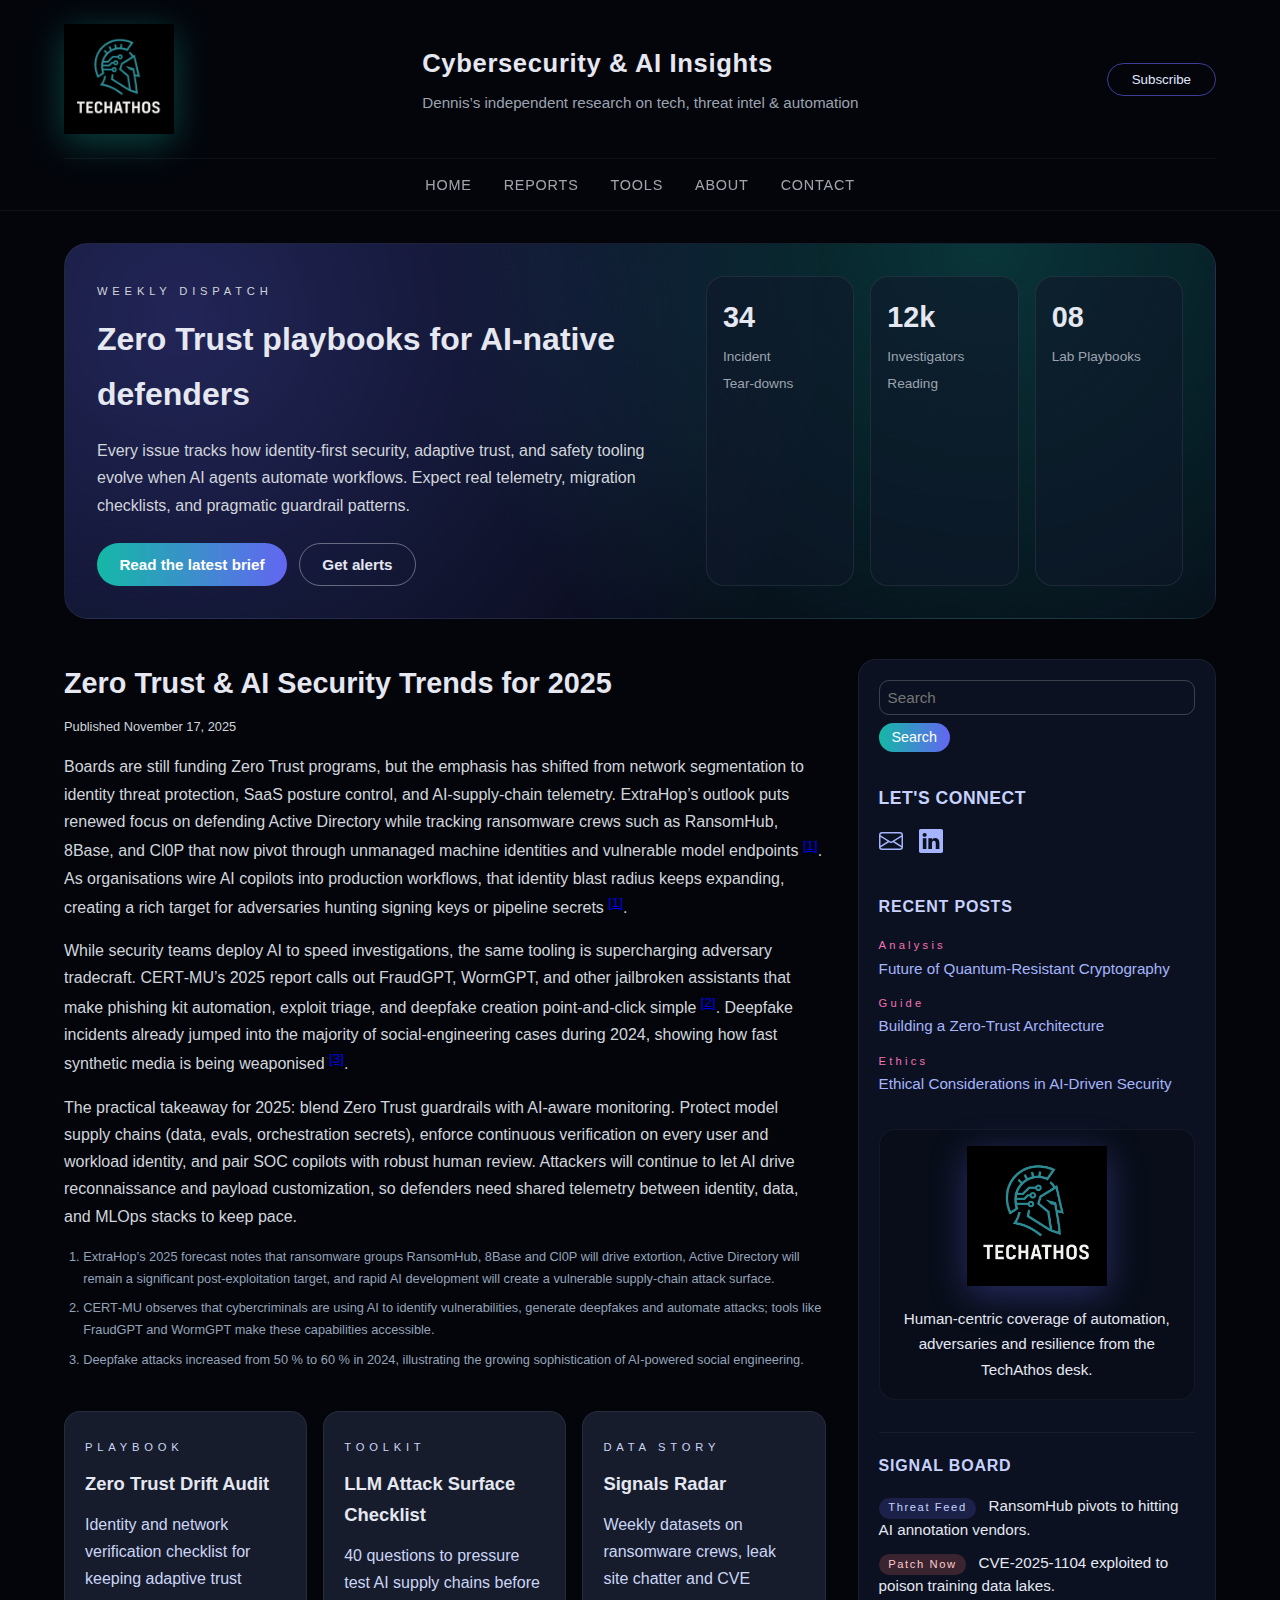
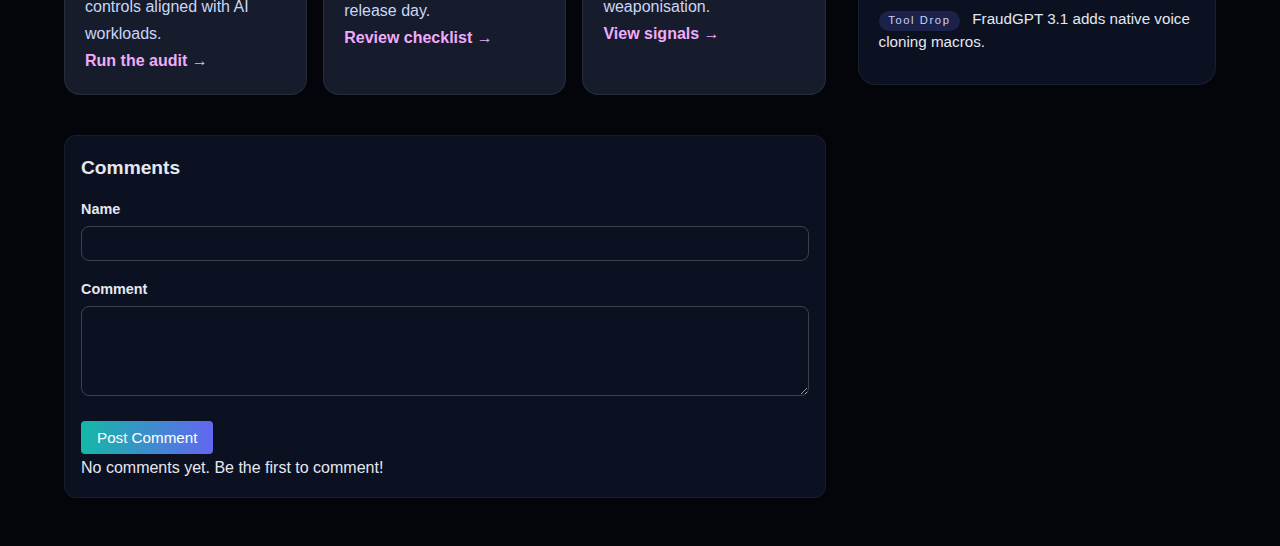
<file: index.html>
<!DOCTYPE html>
<html lang="en">
  <head>
    <meta charset="UTF-8" />
    <meta name="viewport" content="width=device-width, initial-scale=1.0" />
    <!--<title>Cybersecurity &amp; AI Insights</title> -->
    <title>TechAthos</title>

    <link rel="stylesheet" href="style.css" />
  </head>
  <body>
    <!-- Site header -->
    <header class="site-header">
      <img src="assets/TechAthos_Logo.svg" alt="TechAthos logo" class="logo-mark" />
      <div>
        <h1 class="site-title">Cybersecurity &amp; AI Insights</h1>
        <p class="tagline">Dennis’s independent research on tech, threat intel &amp; automation</p>
      </div>
      <button class="subscribe-pill">Subscribe</button>
    </header>

    <!-- Main navigation -->
    <nav class="main-nav">
      <ul class="nav-links">
        <li><a href="#">Home</a></li>
        <li><a href="reports.html">Reports</a></li>
        <li><a href="#">Tools</a></li>
        <li><a href="about.html">About</a></li>
        <li><a href="#">Contact</a></li>
      </ul>
    </nav>

    <!-- Hero Block -->
    <section class="hero">
      <div class="hero-content">
        <p class="eyebrow">Weekly Dispatch</p>
        <h2>Zero Trust playbooks for AI-native defenders</h2>
        <p>
          Every issue tracks how identity-first security, adaptive trust, and safety tooling evolve when AI agents
          automate workflows. Expect real telemetry, migration checklists, and pragmatic guardrail patterns.
        </p>
        <div class="hero-cta">
          <button class="primary-btn">Read the latest brief</button>
          <button class="ghost-btn">Get alerts</button>
        </div>
      </div>
      <ul class="hero-metrics">
        <li>
          <span class="metric-value">34</span>
          <span class="metric-label">Incident Tear‑downs</span>
        </li>
        <li>
          <span class="metric-value">12k</span>
          <span class="metric-label">Investigators Reading</span>
        </li>
        <li>
          <span class="metric-value">08</span>
          <span class="metric-label">Lab Playbooks</span>
        </li>
      </ul>
    </section>

    <!-- Main content area -->
    <main class="container">
      <!-- Left column: blog post and comments -->
      <div class="content">
        <article class="post">
          <h2>Zero Trust &amp; AI Security Trends for 2025</h2>
          <p class="post-meta">Published November&nbsp;17,&nbsp;2025</p>
          <p>
            Boards are still funding Zero Trust programs, but the emphasis has shifted from network segmentation to
            identity threat protection, SaaS posture control, and AI-supply-chain telemetry.  
            ExtraHop’s outlook puts renewed focus on defending Active Directory while tracking ransomware crews such as
            RansomHub, 8Base, and Cl0P that now pivot through unmanaged machine identities and vulnerable model
            endpoints
            <sup><a href="#cite1">[1]</a></sup>.  
            As organisations wire AI copilots into production workflows, that identity blast radius keeps expanding,
            creating a rich target for adversaries hunting signing keys or pipeline secrets
            <sup><a href="#cite1">[1]</a></sup>.
          </p>
          <p>
            While security teams deploy AI to speed investigations, the same tooling is supercharging adversary tradecraft.
            CERT‑MU’s 2025 report calls out FraudGPT, WormGPT, and other jailbroken assistants that make phishing kit
            automation, exploit triage, and deepfake creation point-and-click simple
            <sup><a href="#cite2">[2]</a></sup>.  
            Deepfake incidents already jumped into the majority of social-engineering cases during 2024, showing how fast
            synthetic media is being weaponised
            <sup><a href="#cite3">[3]</a></sup>.
          </p>
          <p>
            The practical takeaway for 2025: blend Zero Trust guardrails with AI-aware monitoring.  
            Protect model supply chains (data, evals, orchestration secrets), enforce continuous verification on every
            user and workload identity, and pair SOC copilots with robust human review. Attackers will continue to let AI
            drive reconnaissance and payload customization, so defenders need shared telemetry between identity, data, and
            MLOps stacks to keep pace.
          </p>
          <!-- Footnotes for citations -->
          <ol class="footnotes">
            <li id="cite1">
              ExtraHop’s 2025 forecast notes that ransomware groups RansomHub, 8Base and
              Cl0P will drive extortion, Active Directory will remain a significant
              post‑exploitation target, and rapid AI development will create a vulnerable
              supply‑chain attack surface.
            </li>
            <li id="cite2">
              CERT‑MU observes that cybercriminals are using AI to identify
              vulnerabilities, generate deepfakes and automate attacks; tools like
              FraudGPT and WormGPT make these capabilities accessible.
            </li>
            <li id="cite3">
              Deepfake attacks increased from 50&nbsp;% to 60&nbsp;% in 2024, illustrating the
              growing sophistication of AI‑powered social engineering.
            </li>
          </ol>
        </article>

        <!-- Featured resource cards -->
        <section class="featured-grid">
          <article class="feature-card">
            <p class="eyebrow">Playbook</p>
            <h3>Zero Trust Drift Audit</h3>
            <p>Identity and network verification checklist for keeping adaptive trust controls aligned with AI workloads.</p>
            <a href="#">Run the audit →</a>
          </article>
          <article class="feature-card">
            <p class="eyebrow">Toolkit</p>
            <h3>LLM Attack Surface Checklist</h3>
            <p>40 questions to pressure test AI supply chains before release day.</p>
            <a href="#">Review checklist →</a>
          </article>
          <article class="feature-card">
            <p class="eyebrow">Data Story</p>
            <h3>Signals Radar</h3>
            <p>Weekly datasets on ransomware crews, leak site chatter and CVE weaponisation.</p>
            <a href="#">View signals →</a>
          </article>
        </section>

        <!-- Comments section -->
        <section class="comments">
          <h3>Comments</h3>
          <form id="comment-form">
            <label for="comment-name">Name</label>
            <input type="text" id="comment-name" required />
            <label for="comment-text">Comment</label>
            <textarea id="comment-text" rows="4" required></textarea>
            <button type="submit">Post Comment</button>
          </form>
          <div id="comments-list"></div>
        </section>
      </div>

      <!-- Right column: sidebar -->
      <aside class="sidebar">
        <!-- Search form -->
        <div class="search">
          <input type="search" placeholder="Search" class="search-input" />
          <button class="search-btn">Search</button>
        </div>
        <!-- Let's Connect section -->
        <div class="connect">
          <h3>Let's Connect</h3>
          <div class="social-icons">
            <!-- Email icon -->
            <a href="mailto:your-email@example.com" class="icon-link" aria-label="Email">
              <svg xmlns="http://www.w3.org/2000/svg" viewBox="0 0 16 16">
                <path d="M0 4a2 2 0 0 1 2-2h12a2 2 0 0 1 2 2v8a2 2 0 0 1-2 2H2a2 2 0 0 1-2-2zm2-1a1 1 0 0 0-1 1v.217l7 4.2 7-4.2V4a1 1 0 0 0-1-1zm13 2.383-4.708 2.825L15 11.105zm-.034 6.876-5.64-3.471L8 9.583l-1.326-.795-5.64 3.47A1 1 0 0 0 2 13h12a1 1 0 0 0 .966-.741M1 11.105l4.708-2.897L1 5.383z"/>
              </svg>
            </a>
            <!-- LinkedIn icon -->
            <a href="https://www.linkedin.com/in/dennis-merenguelli/" class="icon-link" aria-label="LinkedIn">
              <svg xmlns="http://www.w3.org/2000/svg" viewBox="0 0 16 16">
                <path d="M0 1.146C0 .513.526 0 1.175 0h13.65C15.474 0 16 .513 16 1.146v13.708c0 .633-.526 1.146-1.175 1.146H1.175C.526 16 0 15.487 0 14.854zm4.943 12.248V6.169H2.542v7.225zm-1.2-8.212c.837 0 1.358-.554 1.358-1.248-.015-.709-.52-1.248-1.342-1.248S2.4 3.226 2.4 3.934c0 .694.521 1.248 1.327 1.248zm4.908 8.212V9.359c0-.216.016-.432.08-.586.173-.431.568-.878 1.232-.878.869 0 1.216.662 1.216 1.634v3.865h2.401V9.25c0-2.22-1.184-3.252-2.764-3.252-1.274 0-1.845.7-2.165 1.193v.025h-.016l.016-.025V6.169h-2.4c.03.678 0 7.225 0 7.225z"/>
              </svg>
            </a>
          </div>
        </div>
        <!-- Recent posts list -->
        <div class="recent-posts">
          <h3>Recent Posts</h3>
          <ul>
            <li>
              <span class="post-type">Analysis</span>
              <a href="#">Future of Quantum‑Resistant Cryptography</a>
            </li>
            <li>
              <span class="post-type">Guide</span>
              <a href="#">Building a Zero‑Trust Architecture</a>
            </li>
            <li>
              <span class="post-type">Ethics</span>
              <a href="#">Ethical Considerations in AI‑Driven Security</a>
            </li>
          </ul>
        </div>

        <div class="brand-card">
          <img src="assets/TechAthos_Logo.svg" alt="TechAthos logo badge" />
          <p>Human-centric coverage of automation, adversaries and resilience from the TechAthos desk.</p>
        </div>

        <!-- Signal board -->
        <div class="signal-board">
          <h3>Signal Board</h3>
          <ul>
            <li>
              <span class="signal-label">Threat Feed</span>
              RansomHub pivots to hitting AI annotation vendors.
            </li>
            <li>
              <span class="signal-label warning">Patch Now</span>
              CVE‑2025‑1104 exploited to poison training data lakes.
            </li>
            <li>
              <span class="signal-label">Tool Drop</span>
              FraudGPT 3.1 adds native voice cloning macros.
            </li>
          </ul>
        </div>
      </aside>
    </main>

    <script src="script.js"></script>
  </body>
</html>
</file>
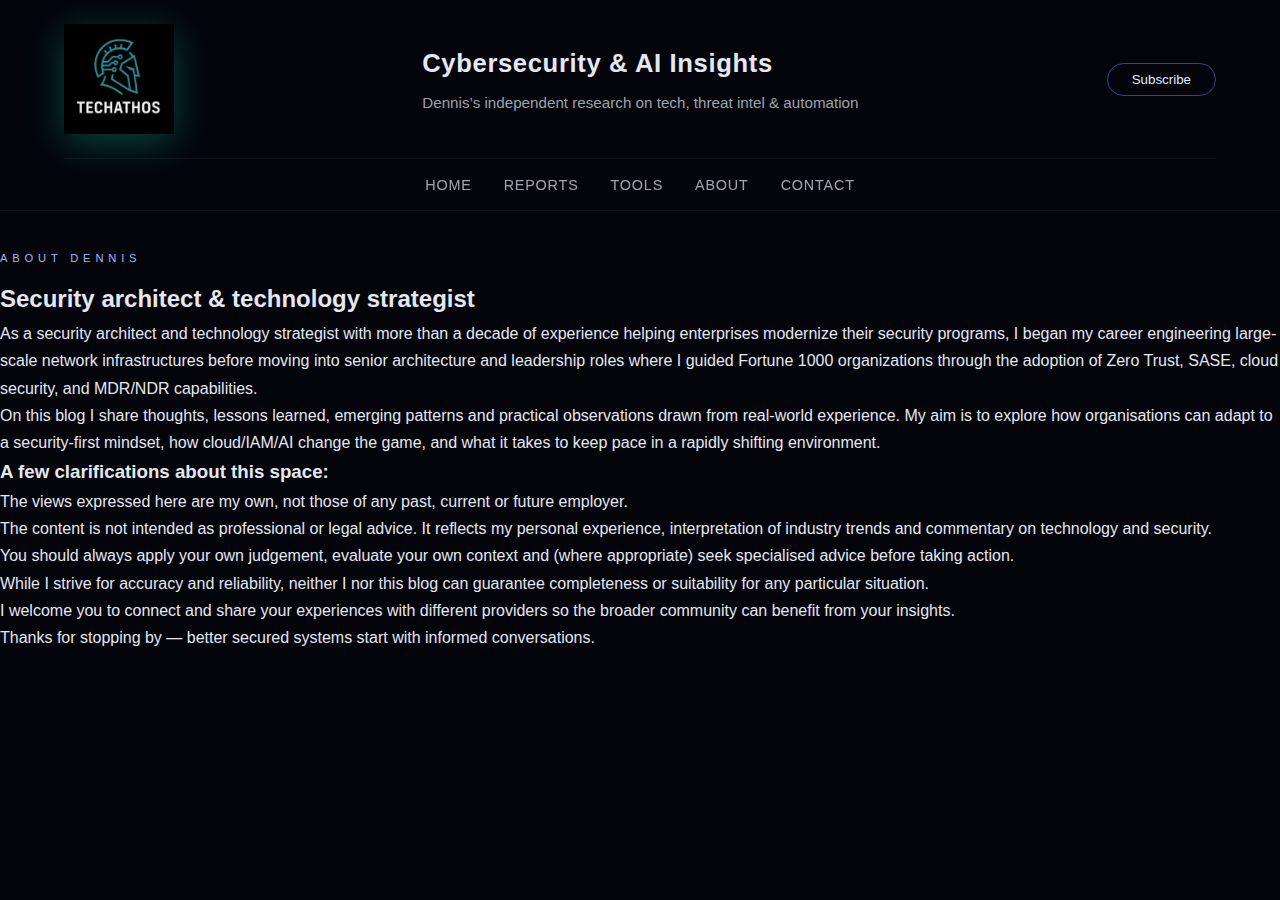
<file: about.html>
<!DOCTYPE html>
<html lang="en">
  <head>
    <meta charset="UTF-8" />
    <meta name="viewport" content="width=device-width, initial-scale=1.0" />
    <title>About Dennis | TechAthos</title>
    <link rel="stylesheet" href="style.css" />
  </head>
  <body>
    <!-- Site header -->
    <header class="site-header">
      <img src="assets/TechAthos_Logo.svg" alt="TechAthos logo" class="logo-mark" />
      <div>
        <h1 class="site-title">Cybersecurity &amp; AI Insights</h1>
        <p class="tagline">Dennis’s independent research on tech, threat intel &amp; automation</p>
      </div>
      <button class="subscribe-pill">Subscribe</button>
    </header>

    <!-- Main navigation -->
    <nav class="main-nav">
      <ul class="nav-links">
        <li><a href="index.html">Home</a></li>
        <li><a href="reports.html">Reports</a></li>
        <li><a href="#">Tools</a></li>
        <li><a href="about.html" class="active">About</a></li>
        <li><a href="#">Contact</a></li>
      </ul>
    </nav>

    <main class="about-page">
      <section class="about-hero">
        <div class="about-intro">
          <p class="eyebrow">About Dennis</p>
          <h2>Security architect &amp; technology strategist</h2>
          <p>
            As a security architect and technology strategist with more than a decade of experience helping enterprises
            modernize their security programs, I began my career engineering large-scale network infrastructures before
            moving into senior architecture and leadership roles where I guided Fortune 1000 organizations through the
            adoption of Zero Trust, SASE, cloud security, and MDR/NDR capabilities.
          </p>
          <p>
            On this blog I share thoughts, lessons learned, emerging patterns and practical observations drawn from
            real-world experience. My aim is to explore how organisations can adapt to a security-first mindset, how
            cloud/IAM/AI change the game, and what it takes to keep pace in a rapidly shifting environment.
          </p>
        </div>
      </section>

      <section class="about-statement">
        <h3>A few clarifications about this space:</h3>
        <ul class="about-list">
          <li>The views expressed here are my own, not those of any past, current or future employer.</li>
          <li>
            The content is not intended as professional or legal advice. It reflects my personal experience,
            interpretation of industry trends and commentary on technology and security.
          </li>
          <li>
            You should always apply your own judgement, evaluate your own context and (where appropriate) seek
            specialised advice before taking action.
          </li>
          <li>
            While I strive for accuracy and reliability, neither I nor this blog can guarantee completeness or suitability
            for any particular situation.
          </li>
        </ul>
        <p>
          I welcome you to connect and share your experiences with different providers so the broader community can
          benefit from your insights.
        </p>
        <p>Thanks for stopping by — better secured systems start with informed conversations.</p>
      </section>
    </main>

    <script src="script.js"></script>
  </body>
</html>
</file>
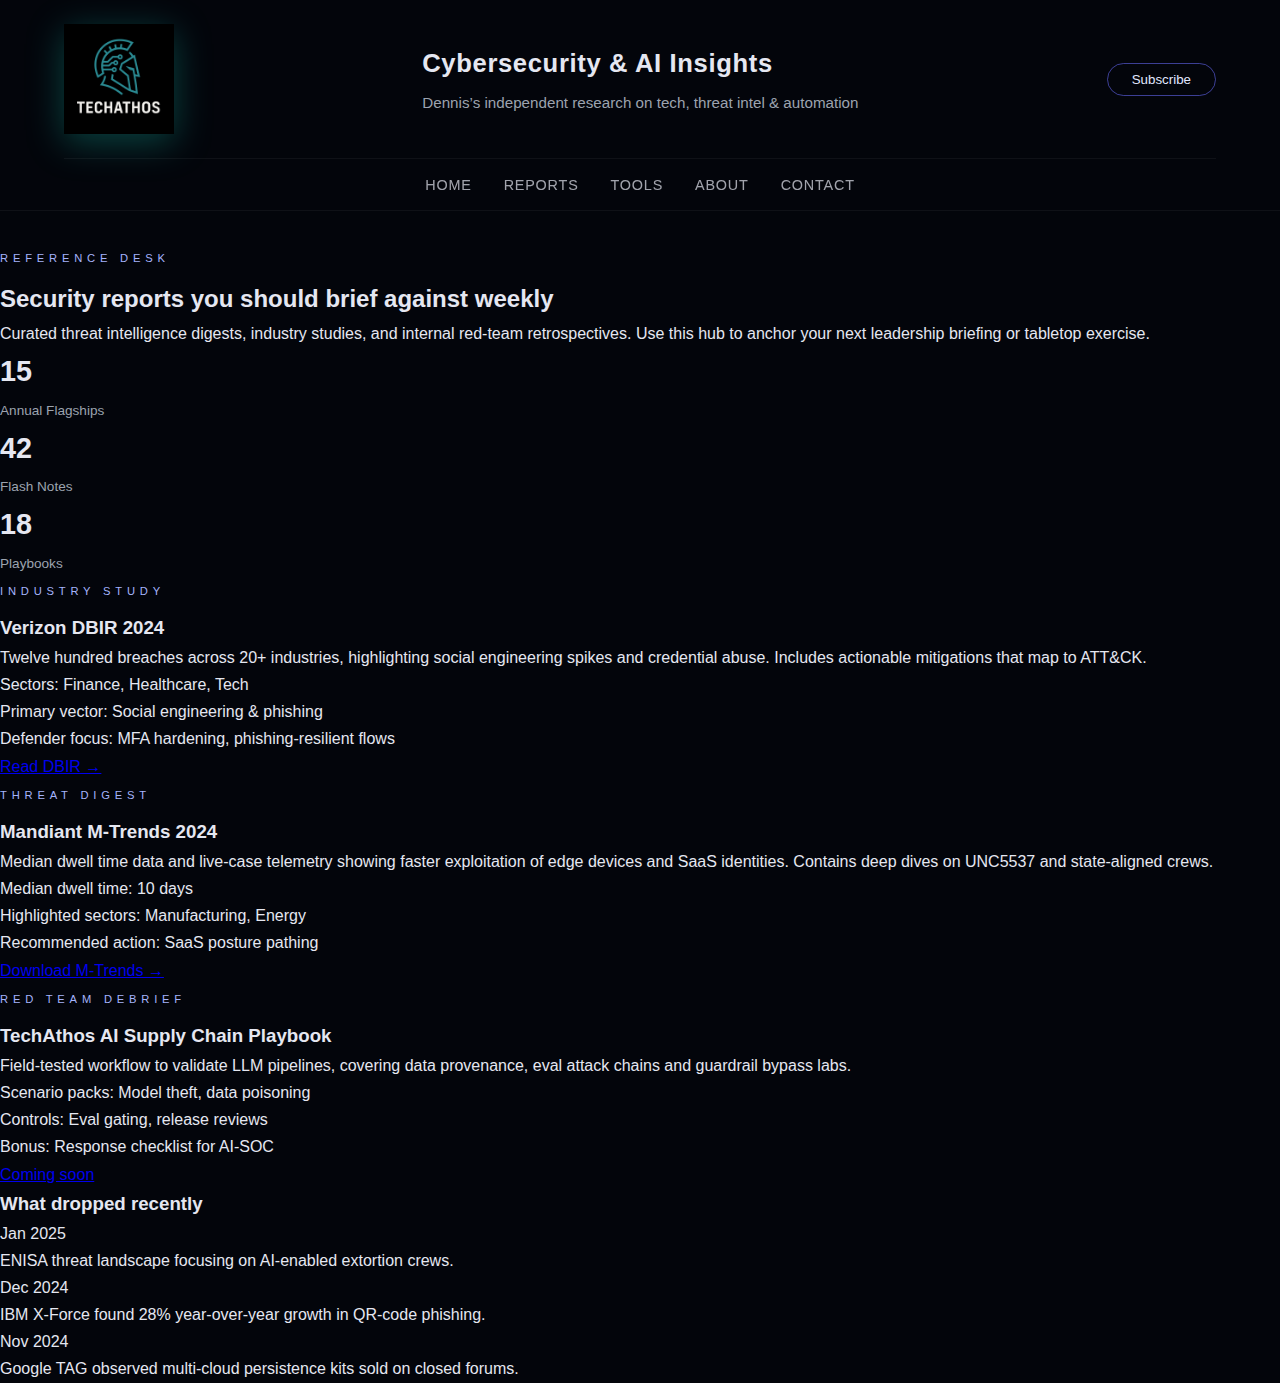
<file: reports.html>
<!DOCTYPE html>
<html lang="en">
  <head>
    <meta charset="UTF-8" />
    <meta name="viewport" content="width=device-width, initial-scale=1.0" />
    <title>Security Reports | TechAthos</title>
    <link rel="stylesheet" href="style.css" />
  </head>
  <body>
    <!-- Site header -->
    <header class="site-header">
      <img src="assets/TechAthos_Logo.svg" alt="TechAthos logo" class="logo-mark" />
      <div>
        <h1 class="site-title">Cybersecurity &amp; AI Insights</h1>
        <p class="tagline">Dennis’s independent research on tech, threat intel &amp; automation</p>
      </div>
      <button class="subscribe-pill">Subscribe</button>
    </header>

    <!-- Main navigation -->
    <nav class="main-nav">
      <ul class="nav-links">
        <li><a href="index.html">Home</a></li>
        <li><a href="reports.html" class="active">Reports</a></li>
        <li><a href="#">Tools</a></li>
        <li><a href="#">About</a></li>
        <li><a href="#">Contact</a></li>
      </ul>
    </nav>

    <main class="reports-page">
      <section class="reports-hero">
        <div>
          <p class="eyebrow">Reference Desk</p>
          <h2>Security reports you should brief against weekly</h2>
          <p>
            Curated threat intelligence digests, industry studies, and internal red-team retrospectives. Use this
            hub to anchor your next leadership briefing or tabletop exercise.
          </p>
        </div>
        <div class="report-stats">
          <div>
            <span class="metric-value">15</span>
            <span class="metric-label">Annual Flagships</span>
          </div>
          <div>
            <span class="metric-value">42</span>
            <span class="metric-label">Flash Notes</span>
          </div>
          <div>
            <span class="metric-value">18</span>
            <span class="metric-label">Playbooks</span>
          </div>
        </div>
      </section>

      <section class="reports-grid">
        <article class="report-card">
          <p class="eyebrow">Industry Study</p>
          <h3>Verizon DBIR 2024</h3>
          <p>
            Twelve hundred breaches across 20+ industries, highlighting social engineering spikes and credential
            abuse. Includes actionable mitigations that map to ATT&amp;CK.
          </p>
          <ul>
            <li>Sectors: Finance, Healthcare, Tech</li>
            <li>Primary vector: Social engineering &amp; phishing</li>
            <li>Defender focus: MFA hardening, phishing-resilient flows</li>
          </ul>
          <a href="https://www.verizon.com/business/resources/reports/dbir/" target="_blank" rel="noopener">Read DBIR →</a>
        </article>
        <article class="report-card">
          <p class="eyebrow">Threat Digest</p>
          <h3>Mandiant M-Trends 2024</h3>
          <p>
            Median dwell time data and live-case telemetry showing faster exploitation of edge devices and SaaS
            identities. Contains deep dives on UNC5537 and state-aligned crews.
          </p>
          <ul>
            <li>Median dwell time: 10 days</li>
            <li>Highlighted sectors: Manufacturing, Energy</li>
            <li>Recommended action: SaaS posture pathing</li>
          </ul>
          <a href="https://www.mandiant.com/resources/m-trends" target="_blank" rel="noopener">Download M-Trends →</a>
        </article>
        <article class="report-card">
          <p class="eyebrow">Red Team Debrief</p>
          <h3>TechAthos AI Supply Chain Playbook</h3>
          <p>
            Field-tested workflow to validate LLM pipelines, covering data provenance, eval attack chains and
            guardrail bypass labs.
          </p>
          <ul>
            <li>Scenario packs: Model theft, data poisoning</li>
            <li>Controls: Eval gating, release reviews</li>
            <li>Bonus: Response checklist for AI-SOC</li>
          </ul>
          <a href="#" class="coming-soon">Coming soon</a>
        </article>
      </section>

      <section class="report-timeline">
        <h3>What dropped recently</h3>
        <div class="timeline-rows">
          <div>
            <span>Jan 2025</span>
            <p>ENISA threat landscape focusing on AI-enabled extortion crews.</p>
          </div>
          <div>
            <span>Dec 2024</span>
            <p>IBM X-Force found 28% year-over-year growth in QR-code phishing.</p>
          </div>
          <div>
            <span>Nov 2024</span>
            <p>Google TAG observed multi-cloud persistence kits sold on closed forums.</p>
          </div>
        </div>
      </section>
    </main>

    <script src="script.js"></script>
  </body>
</html>
</file>
<file: style.css>
/* Base reset */
* {
  box-sizing: border-box;
  margin: 0;
  padding: 0;
}

body {
  font-family: 'Inter', 'Segoe UI', Roboto, sans-serif;
  line-height: 1.7;
  background-color: #03050b;
  color: #e5e7f1;
}

/* Site header */
.site-header {
  width: 90%;
  margin: 0 auto;
  padding: 1.5rem 0;
  display: flex;
  align-items: center;
  justify-content: space-between;
  border-bottom: 1px solid rgba(255, 255, 255, 0.05);
  gap: 1.5rem;
}

.logo-mark {
  width: 110px;
  height: auto;
  filter: drop-shadow(0 8px 18px rgba(20, 184, 166, 0.35));
}

.site-title {
  font-size: 1.6rem;
  margin-bottom: 0.25rem;
  font-weight: 600;
  letter-spacing: 0.04rem;
}

.tagline {
  color: #9ca3af;
  font-size: 0.95rem;
}

.subscribe-pill {
  border: 1px solid rgba(99, 102, 241, 0.6);
  color: #e0e7ff;
  background: transparent;
  padding: 0.5rem 1.5rem;
  border-radius: 999px;
  cursor: pointer;
  transition: background 0.3s ease;
}

.subscribe-pill:hover {
  background: rgba(99, 102, 241, 0.2);
}

/* Main navigation */
.main-nav {
  width: 100%;
  border-bottom: 1px solid rgba(255, 255, 255, 0.05);
  margin-bottom: 2rem;
  padding: 0.75rem 0;
}

.nav-links {
  list-style: none;
  display: flex;
  justify-content: center;
  gap: 2rem;
}

.nav-links a {
  color: #e5e7f1;
  text-decoration: none;
  font-size: 0.9rem;
  text-transform: uppercase;
  letter-spacing: 0.05rem;
  opacity: 0.7;
  position: relative;
}

.nav-links a::after {
  content: '';
  position: absolute;
  width: 100%;
  height: 2px;
  background: linear-gradient(90deg, #14b8a6, #6366f1);
  left: 0;
  bottom: -6px;
  transform: scaleX(0);
  transform-origin: left;
  transition: transform 0.3s ease;
}

.nav-links a:hover {
  opacity: 1;
}

.nav-links a:hover::after {
  transform: scaleX(1);
}

/* Hero */
.hero {
  width: 90%;
  margin: 0 auto 2.5rem;
  padding: 2rem;
  border: 1px solid rgba(255, 255, 255, 0.06);
  border-radius: 24px;
  background: radial-gradient(circle at 10% 20%, rgba(99, 102, 241, 0.3), transparent 60%),
    radial-gradient(circle at 80% 0%, rgba(20, 184, 166, 0.25), transparent 55%),
    #050914;
  display: flex;
  flex-wrap: wrap;
  gap: 2rem;
}

.hero-content {
  flex: 1 1 320px;
}

.hero-content h2 {
  font-size: 2rem;
  margin-bottom: 1rem;
}

.hero-content p {
  color: #d1d5db;
}

.eyebrow {
  text-transform: uppercase;
  letter-spacing: 0.3rem;
  font-size: 0.7rem;
  color: #a5b4fc;
  margin-bottom: 0.7rem;
  display: inline-block;
}

.hero-cta {
  margin-top: 1.5rem;
  display: flex;
  gap: 0.75rem;
}

.primary-btn,
.ghost-btn {
  border: none;
  padding: 0.75rem 1.4rem;
  border-radius: 999px;
  font-weight: 600;
  cursor: pointer;
  font-size: 0.95rem;
}

.primary-btn {
  background: linear-gradient(90deg, #14b8a6, #6366f1);
  color: #fff;
}

.ghost-btn {
  background: transparent;
  border: 1px solid rgba(229, 231, 241, 0.4);
  color: #e5e7f1;
}

.hero-metrics {
  flex: 1 1 220px;
  list-style: none;
  display: grid;
  grid-template-columns: repeat(auto-fit, minmax(140px, 1fr));
  gap: 1rem;
}

.hero-metrics li {
  border: 1px solid rgba(255, 255, 255, 0.08);
  border-radius: 18px;
  padding: 1rem;
  background: rgba(15, 23, 42, 0.6);
}

.metric-value {
  font-size: 1.8rem;
  font-weight: 600;
  display: block;
}

.metric-label {
  font-size: 0.85rem;
  color: #9ca3af;
}

/* Layout */
.container {
  width: 90%;
  margin: 0 auto 3rem;
  display: flex;
  flex-wrap: wrap;
  gap: 2rem;
  align-items: flex-start;
}

.content {
  flex: 1 1 65%;
}

.post {
  width: 100%;
}

.sidebar {
  flex: 1 1 30%;
  font-size: 0.95rem;
  padding: 1.25rem;
  border: 1px solid rgba(255, 255, 255, 0.06);
  border-radius: 18px;
  background: rgba(15, 23, 42, 0.7);
}

.sidebar h3 {
  margin-top: 0;
  margin-bottom: 1rem;
  font-size: 1rem;
  letter-spacing: 0.05rem;
  text-transform: uppercase;
  color: #c7d2fe;
}

.sidebar ul {
  list-style: none;
  padding-left: 0;
}

.sidebar li {
  margin-bottom: 0.4rem;
}

.sidebar a {
  color: #a5b4fc;
  text-decoration: none;
}

.sidebar a:hover {
  color: #f4f4ff;
}

.sidebar .search,
.sidebar .subscribe,
.sidebar .recent-posts,
.sidebar .connect,
.sidebar .brand-card {
  margin-bottom: 2rem;
}

.search-input,
.subscribe-input {
  width: 100%;
  padding: 0.5rem;
  margin-bottom: 0.5rem;
  border: 1px solid rgba(255, 255, 255, 0.2);
  border-radius: 10px;
  font-size: 0.95rem;
  background: transparent;
  color: inherit;
}

.search-btn,
.subscribe-btn {
  display: inline-block;
  background: linear-gradient(90deg, #14b8a6, #6366f1);
  color: #fff;
  padding: 0.4rem 0.8rem;
  border: none;
  border-radius: 999px;
  cursor: pointer;
  font-size: 0.9rem;
}

.search-btn:hover,
.subscribe-btn:hover {
  opacity: 0.85;
}

.subscribe .subscriber-count {
  margin-top: 0.5rem;
  font-size: 0.8rem;
  color: #94a3b8;
}

.connect h3 {
  margin-top: 0;
  margin-bottom: 1rem;
  font-size: 1.1rem;
  text-transform: uppercase;
  letter-spacing: 0.03rem;
}

.social-icons {
  display: flex;
  align-items: center;
  gap: 1rem;
}

.icon-link svg {
  width: 24px;
  height: 24px;
  fill: #a5b4fc;
  transition: fill 0.2s ease-in-out;
}

.icon-link:hover svg {
  fill: #c4b5fd;
}

/* Post styling */
.post h2 {
  margin-bottom: 0.5rem;
  font-size: 1.8rem;
}

.post-meta {
  font-size: 0.8rem;
  color: #9ca3af;
  margin-bottom: 1rem;
}

.post p {
  margin-bottom: 1rem;
  color: #d1d5db;
}

.footnotes {
  font-size: 0.8rem;
  margin-top: 1rem;
  padding-left: 1.2rem;
  list-style: decimal;
  color: #94a3b8;
}

.footnotes li {
  margin-bottom: 0.5rem;
}

/* Feature cards */
.featured-grid {
  margin: 2.5rem 0;
  display: grid;
  grid-template-columns: repeat(auto-fit, minmax(200px, 1fr));
  gap: 1rem;
}

.feature-card {
  border: 1px solid rgba(255, 255, 255, 0.07);
  border-radius: 16px;
  padding: 1.25rem;
  background: rgba(26, 33, 51, 0.85);
}

.feature-card h3 {
  font-size: 1.15rem;
  margin-bottom: 0.75rem;
}

.feature-card p {
  color: #cbd5f5;
}

.feature-card a {
  color: #f0abfc;
  text-decoration: none;
  font-weight: 600;
}

.feature-card a:hover {
  text-decoration: underline;
}

/* Comments */
.comments {
  background-color: rgba(15, 23, 42, 0.7);
  padding: 1rem;
  border: 1px solid rgba(255, 255, 255, 0.05);
  border-radius: 12px;
  margin-top: 2rem;
}

.comments h3 {
  margin-bottom: 0.75rem;
  font-size: 1.2rem;
}

form label {
  display: block;
  margin-bottom: 0.3rem;
  font-weight: bold;
  font-size: 0.9rem;
}

form input,
form textarea {
  width: 100%;
  padding: 0.5rem;
  margin-bottom: 1rem;
  border: 1px solid rgba(255, 255, 255, 0.2);
  border-radius: 8px;
  font-size: 0.95rem;
  background: transparent;
  color: inherit;
}

form button {
  background: linear-gradient(90deg, #14b8a6, #6366f1);
  color: #fff;
  padding: 0.5rem 1rem;
  border: none;
  border-radius: 4px;
  cursor: pointer;
  font-size: 0.95rem;
  transition: opacity 0.2s ease-in-out;
}

form button:hover {
  opacity: 0.85;
}

#comments-list .comment {
  border-top: 1px solid rgba(255, 255, 255, 0.08);
  padding: 0.75rem 0;
}

#comments-list .comment:first-child {
  border-top: none;
}

#comments-list .comment-name {
  font-weight: bold;
  margin-bottom: 0.25rem;
}

#comments-list .comment-date {
  font-size: 0.8rem;
  color: #94a3b8;
  margin-bottom: 0.3rem;
}

#comments-list .comment-text {
  white-space: pre-wrap;
}

.recent-posts ul li {
  display: flex;
  flex-direction: column;
  margin-bottom: 0.8rem;
}

.post-type {
  font-size: 0.7rem;
  letter-spacing: 0.2rem;
  color: #f472b6;
}

.signal-board {
  border-top: 1px solid rgba(255, 255, 255, 0.05);
  padding-top: 1.2rem;
}

.brand-card {
  border: 1px solid rgba(255, 255, 255, 0.05);
  padding: 1rem;
  border-radius: 16px;
  text-align: center;
  background: rgba(7, 11, 23, 0.7);
}

.brand-card img {
  width: 140px;
  height: auto;
  margin-bottom: 0.75rem;
  filter: drop-shadow(0 8px 18px rgba(99, 102, 241, 0.35));
}

.signal-board ul li {
  margin-bottom: 0.75rem;
  line-height: 1.4;
}

.signal-label {
  display: inline-block;
  padding: 0.15rem 0.6rem;
  border-radius: 999px;
  background: rgba(99, 102, 241, 0.2);
  color: #c7d2fe;
  font-size: 0.7rem;
  letter-spacing: 0.1rem;
  margin-right: 0.5rem;
}

.signal-label.warning {
  background: rgba(248, 113, 113, 0.2);
  color: #fecaca;
}

/* Responsive adjustments */
@media (max-width: 768px) {
  .site-header {
    flex-direction: column;
    text-align: center;
  }

  .nav-links {
    flex-wrap: wrap;
    gap: 1rem;
  }

  .hero {
    padding: 1.5rem;
  }

  .container {
    flex-direction: column;
  }

  .post,
  .sidebar {
    flex-basis: 100%;
  }

  .hero-cta {
    flex-direction: column;
  }
}
</file>
